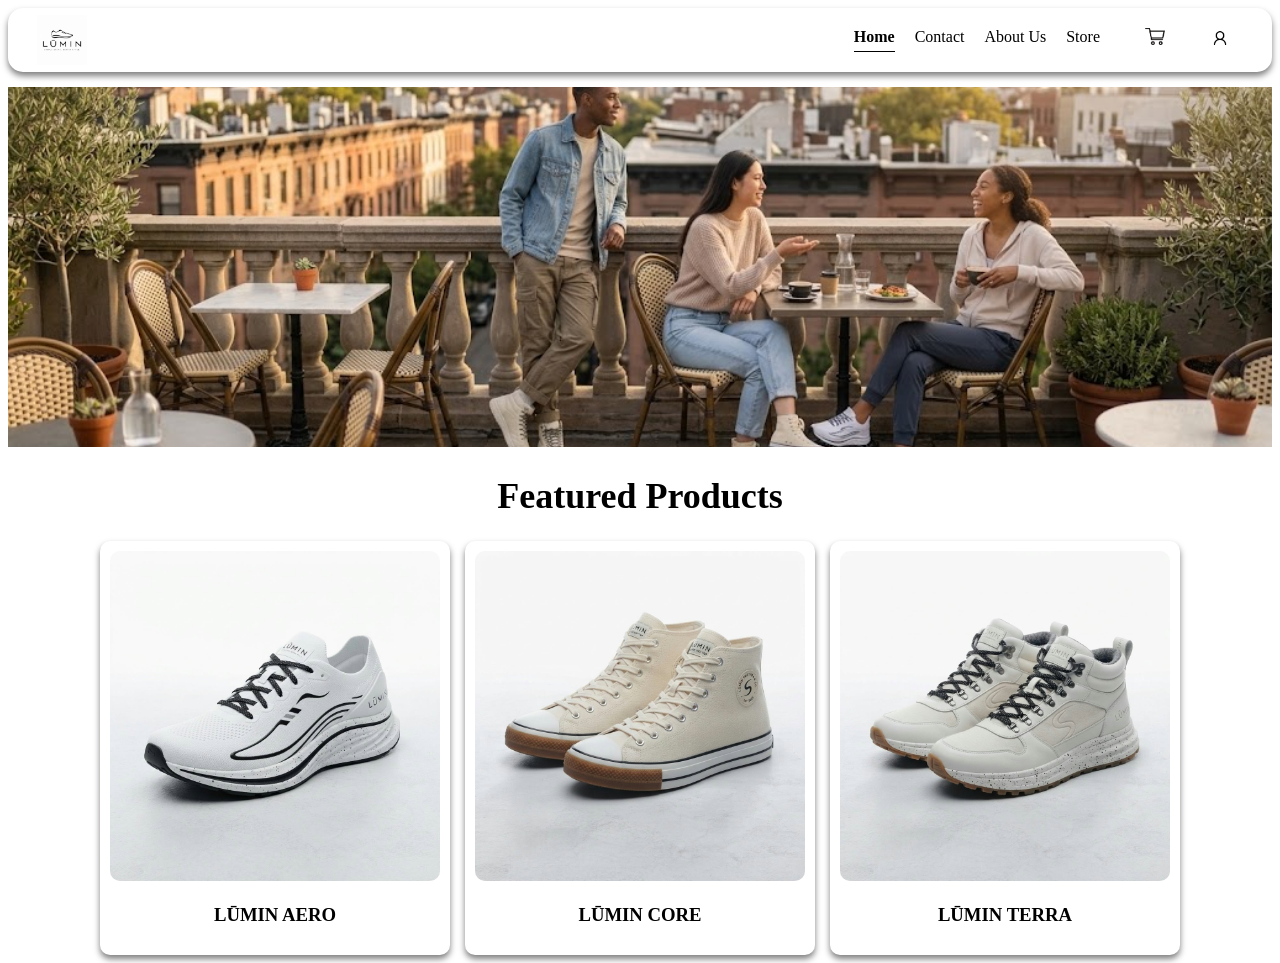
<file: index.html>
<!DOCTYPE html>
<html>
    <head>
        <title>Home</title>
        <meta name="description" content="Welcome to our home page!">
        <meta name="viewport" content="width=device-width, initial-scale=1.0">
        <link rel="stylesheet" href="stylesheet/index.css">
    </head>

    <body>
        <header>

            <img src="images/logo.jpg" alt="logo" width="50px">

            <nav>
                <ul>
                    <a href="index.html" class="active"><li>Home</li></a>
                    <a href="contact.html"><li>Contact</li></a>
                    <a href="about.html"><li>About Us</li></a>
                    <a href="store.html"><li>Store</li></a>
                    <div class="cart">
                    <a href="cart.html"><li><img src=images/cart.png alt="cart" width="20px"></li></a>
                    </div>
                    <div class="user">
                    <a href="login.html"><li><img src=images/user.png alt="user" width="20px"></li></a>
                    </div>
                </ul>
            </nav>

        </header>
        
        <img src="images/home.jpg" alt="home" style="width: 100%; height: 40vh; object-fit: cover; margin-top: 15px;">

        <div class="featured">
            <h1>Featured Products</h1>
        </div>

    <div class="box">
        <div class="product">
            <a href="store.html">
            <img src="images/running shoes.jpg" alt="running shoes" width="400px">
            <h3>LŪMIN AERO</h3>
            </a>
        </div>

         <div class="product">
            <a href="store.html">
            <img src="images/casual shoes.jpg" alt="casual shoes" width="400px">
            <h3>LŪMIN CORE</h3>
            </a>
        </div>

         <div class="product">
            <a href="store.html">
            <img src="images/mountain shoes.jpg" alt="mountain shoes" width="400px">
            <h3>LŪMIN TERRA</h3>
            </a>
        </div>
    </div>
        
    </body>
</html>
</file>
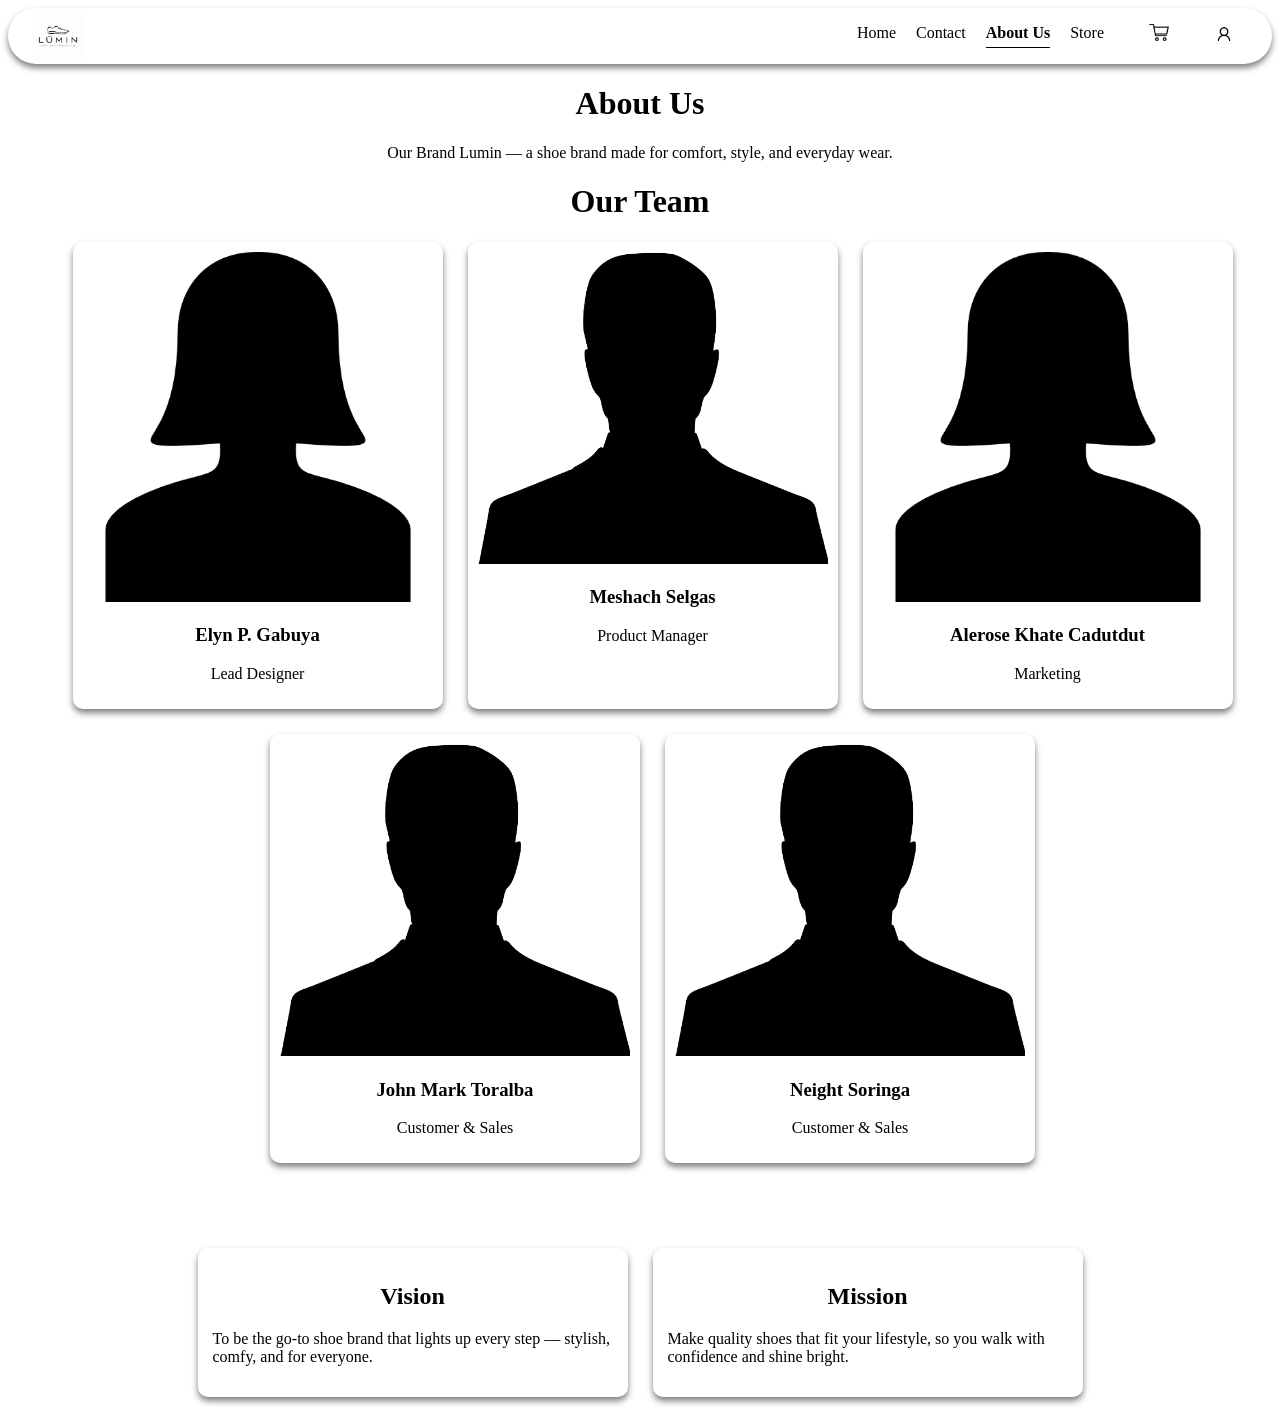
<file: about.html>
<!DOCTYPE html>
<html>
    <head>
        <title>About Us</title>
        <meta name="description" content="About us!">
        <meta name="viewport" content="width=device-width, initial-scale=1.0">
        <link rel="stylesheet" href="stylesheet/about.css">
    </head>

    <body>
        <header>

            <img src="images/logo.jpg" alt="logo" width="50px">

            <nav>
                <ul>
                    <a href="index.html"><li>Home</li></a>
                    <a href="contact.html"><li>Contact</li></a>
                    <a href="about.html" class="active"><li>About Us</li></a>
                    <a href="store.html"><li>Store</li></a>
                    <div class="cart">
                    <a href="cart.html"><li><img src=images/cart.png alt="cart" width="20px"></li></a>
                    </div>
                    <div class="user">
                    <a href="login.html"><li><img src=images/user.png alt="user" width="20px"></li></a>
                    </div>
                </ul>
            </nav>

        </header>

        <h1 style="text-align: center;">About Us</h1>
        <p style="text-align: center;">Our Brand Lumin — a shoe brand made for comfort, style, and everyday wear.</p>

        <h1 style="text-align: center;">Our Team</h1>
    <div class="card-contain">
        <div class="card">
            <img src="images/female.png" alt="female" width="350px">
            <h3>Elyn P. Gabuya</h3>
            <p>Lead Designer</p>
        </div>

        <div class="card">
            <img src="images/male.png" alt="female" width="350px">
            <h3>Meshach Selgas</h3>
            <p>Product Manager</p>
        </div>

        <div class="card">
            <img src="images/female.png" alt="female" width="350px">
            <h3>Alerose Khate Cadutdut</h3>
            <p>Marketing</p>
        </div>

        <div class="card">
            <img src="images/male.png" alt="female" width="350px">
            <h3>John Mark Toralba</h3>
            <p>Customer & Sales</p>
        </div>

        <div class="card">
            <img src="images/male.png" alt="female" width="350px">
            <h3>Neight Soringa</h3>
            <p>Customer & Sales</p>
        </div>
    </div>

    <div class="cardtwo">
        <div class="goal">
            <h2>Vision</h2>
            <p>To be the go-to shoe brand that lights up every step — stylish, comfy, and for everyone.</p>
        </div>

        <div class="goal">
            <h2>Mission</h2>
            <p>Make quality shoes that fit your lifestyle, so you walk with confidence and shine bright.</p>
        </div>
    </div>
    </body>
</file>
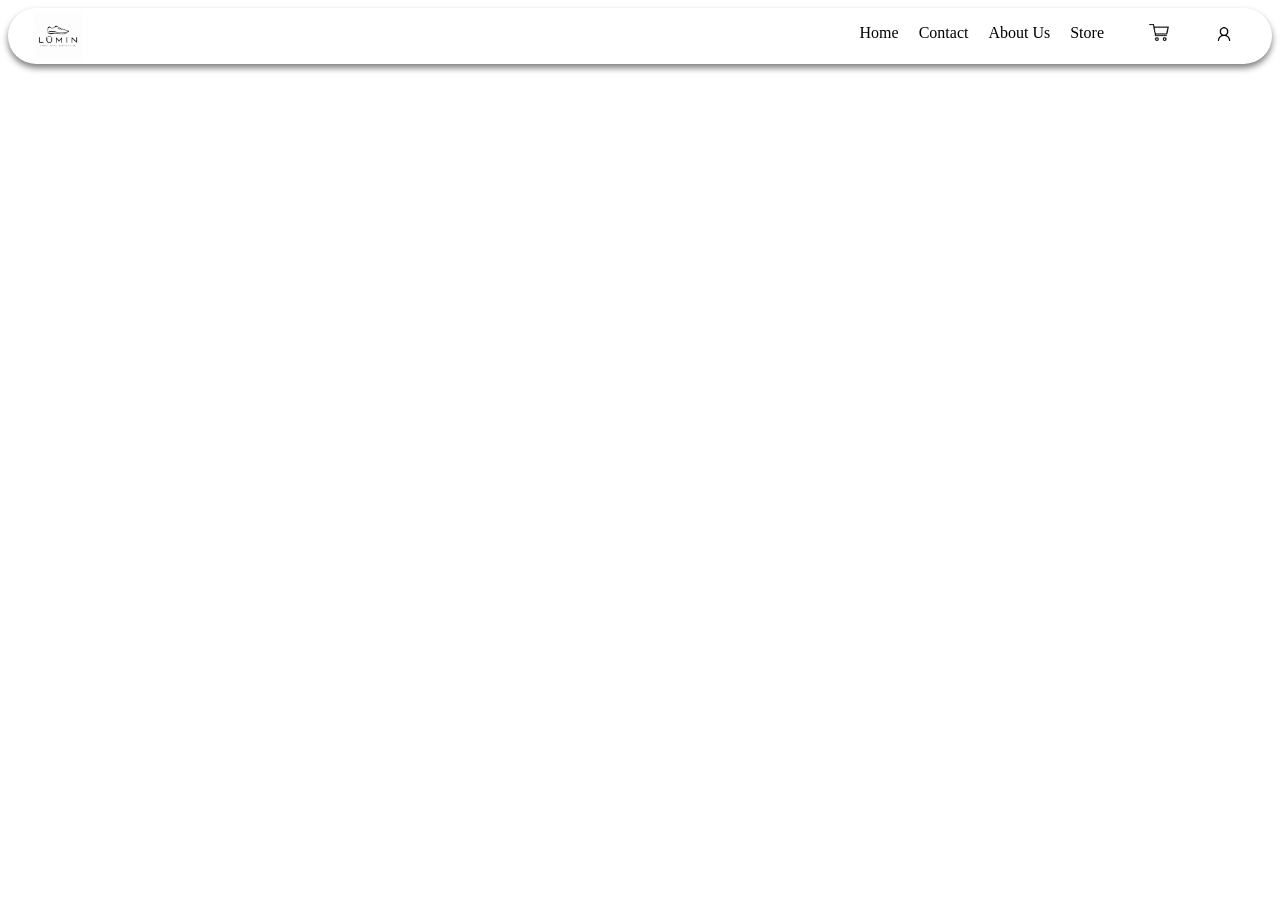
<file: cart.html>
<!DOCTYPE html>
<html>
    <head>
        <title>Cart</title>
        <meta name="description" content="Check out!">
        <meta name="viewport" content="width=device-width, initial-scale=1.0">
        <link rel="stylesheet" href="stylesheet/cart.css">
    </head>

    <body>
        <header>

            <img src="images/logo.jpg" alt="logo" width="50px">

            <nav>
                <ul>
                    <a href=index.html><li>Home</li></a>
                    <a href=contact.html><li>Contact</li></a>
                    <a href=about.html><li>About Us</li></a>
                    <a href=store.html><li>Store</li></a>
                    <div class="cart">
                    <a href="cart.html"><li><img src=images/cart.png alt="cart" width="20px"></li></a>
                    </div>
                    <div class="user">
                    <a href="login.html"><li><img src=images/user.png alt="user" width="20px"></li></a>
                    </div>
                </ul>
            </nav>

        </header>
</file>
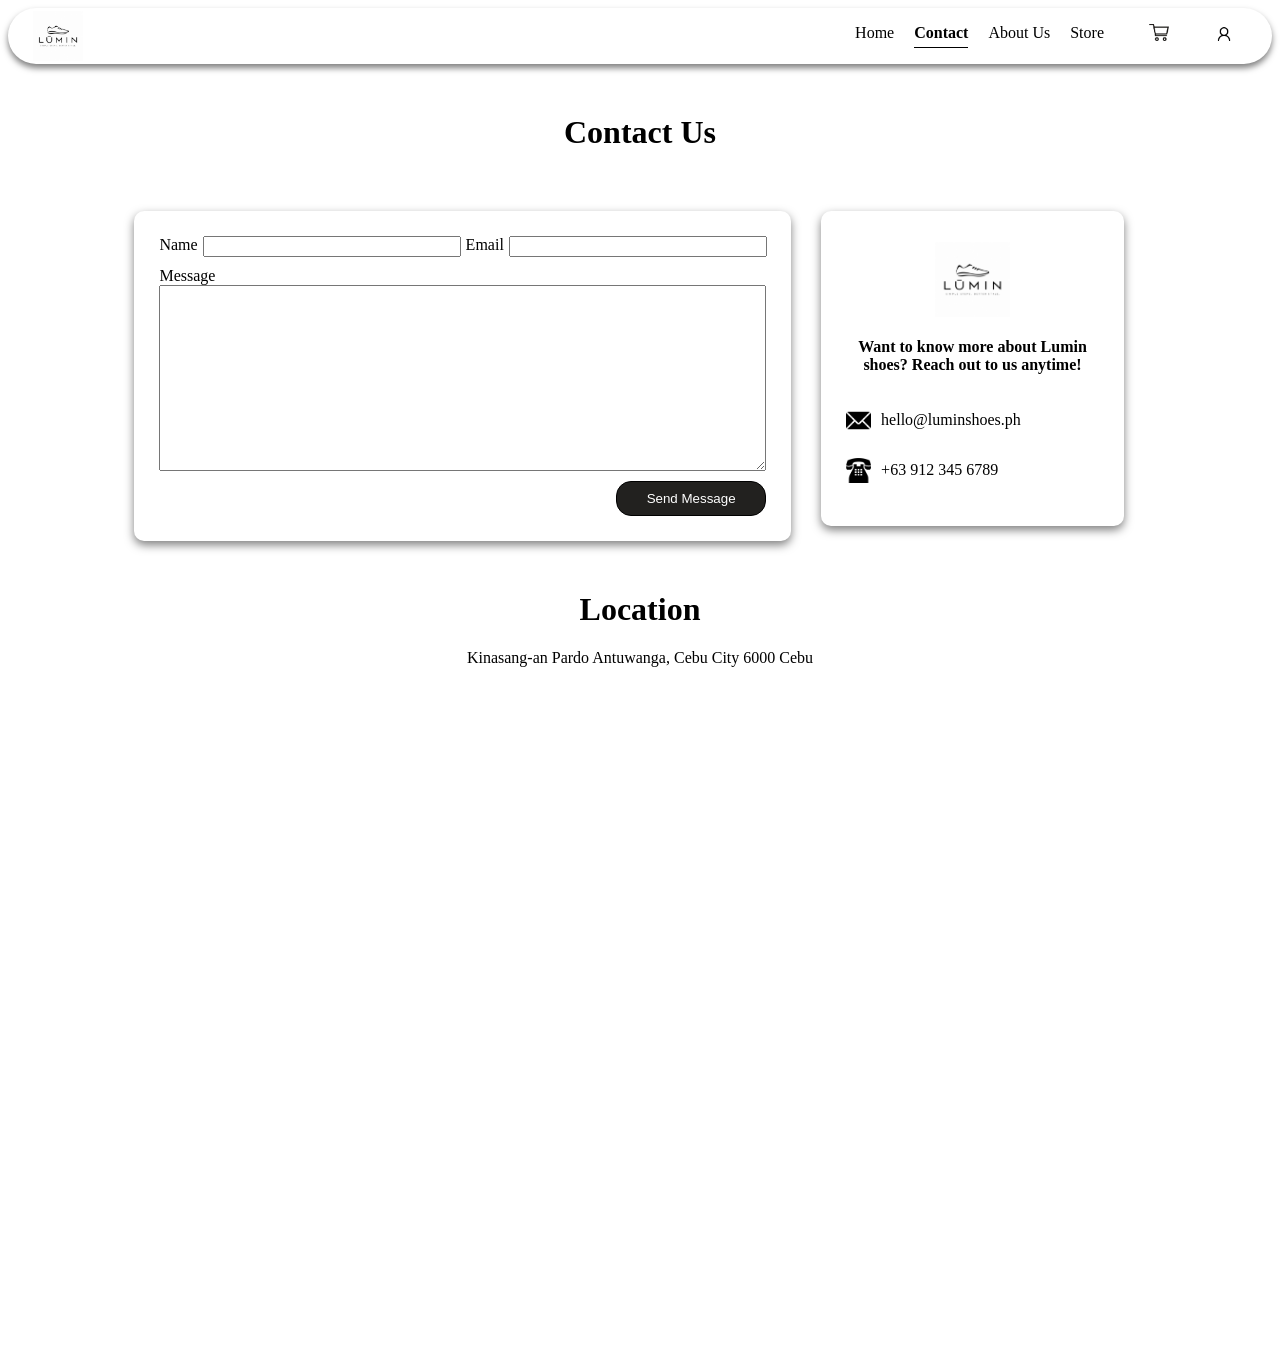
<file: contact.html>
<!DOCTYPE html>
<html>
    <head>
        <title>Contact Us</title>
        <meta name="description" content="Contact us today!">
        <meta name="viewport" content="width=device-width, initial-scale=1.0">
        <link rel="stylesheet" href="stylesheet/contact.css">
    </head>

    <body>
        <header>

            <img src="images/logo.jpg" alt="logo" width="50px">

            <nav>
                <ul>
                    <a href="index.html"><li>Home</li></a>
                    <a href="contact.html" class="active"><li>Contact</li></a>
                    <a href="about.html"><li>About Us</li></a>
                    <a href="store.html"><li>Store</li></a>
                    <div class="cart">
                    <a href="cart.html"><li><img src=images/cart.png alt="cart" width="20px"></li></a>
                    </div>
                    <div class="user">
                    <a href="login.html"><li><img src=images/user.png alt="user" width="20px"></li></a>
                    </div>
                </ul>
            </nav>

        </header>

        <h1>Contact Us</h1>
    <div class="contain">

        <div class="messageus">
            <form>
            <fieldset>
                <label for="contactname">Name</label>
                <input type="text" id="contactname" name="contactname" required>
            
                <label for="contactemail">Email</label>
                <input type="email" id="contactemail" name="contactemail" required>
            </fieldset>
                <label for="message" style="margin-top: 10px;">Message</label>
                <textarea id="message" name="message" rows="12" cols="50" required></textarea>
                <button type="submit">Send Message</button>
            </form>
        </div>

        <div class="details">
        <img src="images/logo.jpg" alt="logo" width="75px" style="display: block; margin: 0 auto 0px auto;">
        <h4 style="text-align: center;">Want to know more about Lumin shoes? Reach out to us anytime!</h4>
           
            <div class="inside">
            <img src="images/email.png" alt="email" width="25px">
            <p style="margin-left: 10px;">hello@luminshoes.ph</p>
            </div>

            <div class="inside">
            <img src="images/Phone.png" alt="phone" width="25px">
            <p style="margin-left: 10px;">+63 912 345 6789</p>
            </div>

        </div>    
    </div>    

        <h1>Location</h1>
        <p style="text-align: center;">Kinasang-an Pardo Antuwanga, Cebu City 6000 Cebu</p>
        <div class="location">
        <iframe src="https://www.google.com/maps/embed?pb=!1m16!1m12!1m3!1d15702.256951854615!2d123.84873395667104!3d10.296651249585858!2m3!1f0!2f0!3f0!3m2!1i1024!2i768!4f13.1!2m1!1s%203871%20Upper%20Hill%2C%20Rere%20City!5e0!3m2!1sen!2sph!4v1790769912727!5m2!1sen!2sph" width="1000" height="650" style="border:0;" allowfullscreen="" loading="lazy" referrerpolicy="strict-origin-when-cross-origin"></iframe>
        </div>    
    </body>
</file>
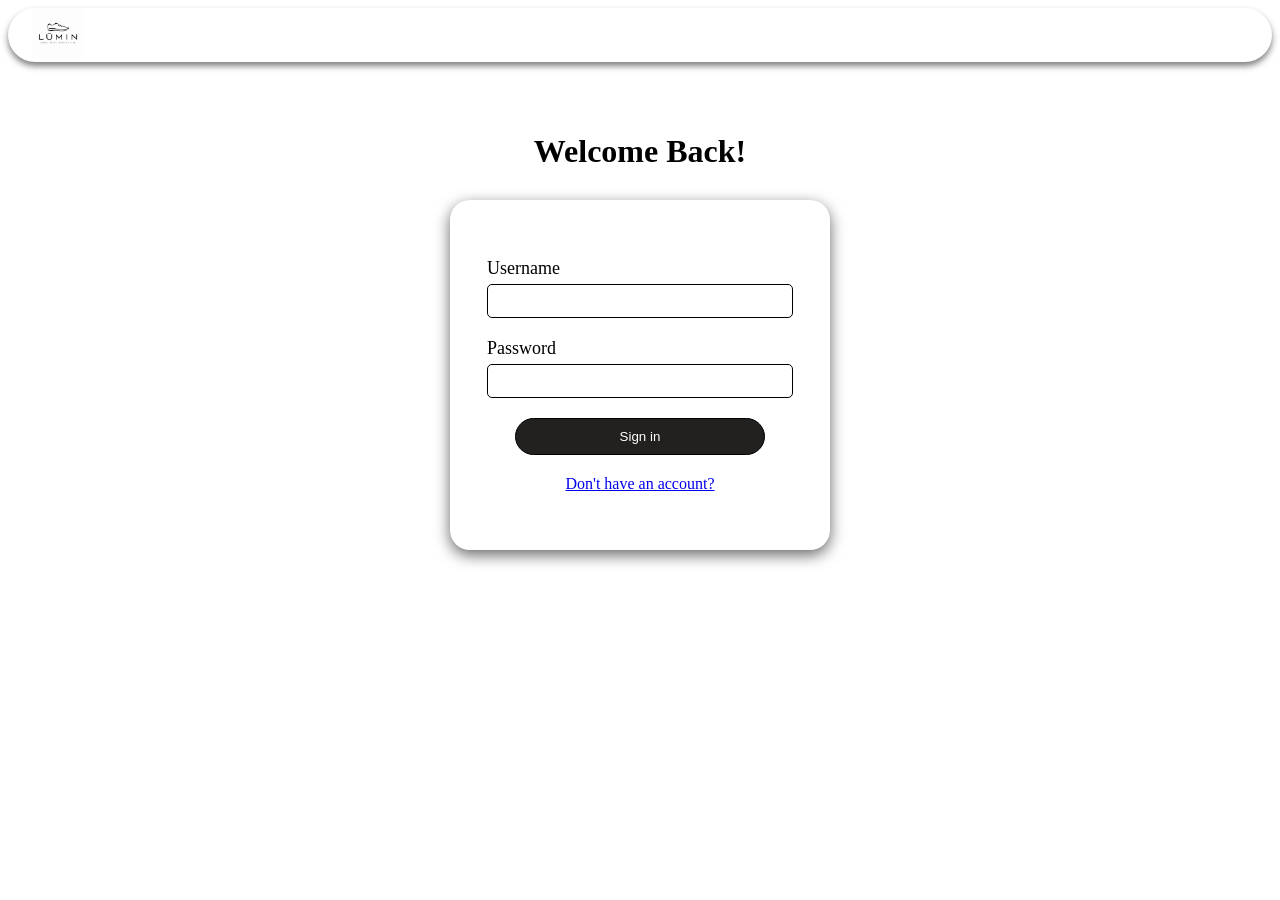
<file: login.html>
<!DOCTYPE html>
<html>
    <head>
        <title>Login</title>
        <meta name="description" content="Welcome back! Please log in to your account.">
        <meta name="viewport" content="width=device-width, initial-scale=1.0">
        <link rel="stylesheet" href="stylesheet/login.css">
    </head>

    <body>
        
        <header>
            <a href="index.html"><img src="images/logo.jpg" alt="logo" width="50px"></a>
        </header>

        <h1>Welcome Back!</h1>

        <div class="box">
            <form action="index.html">
            <label for="username">Username</label>
            <input type="text" id="username" name="username" required>
            <label for="password">Password</label>
            <input type="password" id="password" name="password" required>
            <button type="submit">Sign in</button>
            <a href="register.html">Don't have an account?</a>
            </form>
        </div>
    </body>
</html>
</file>
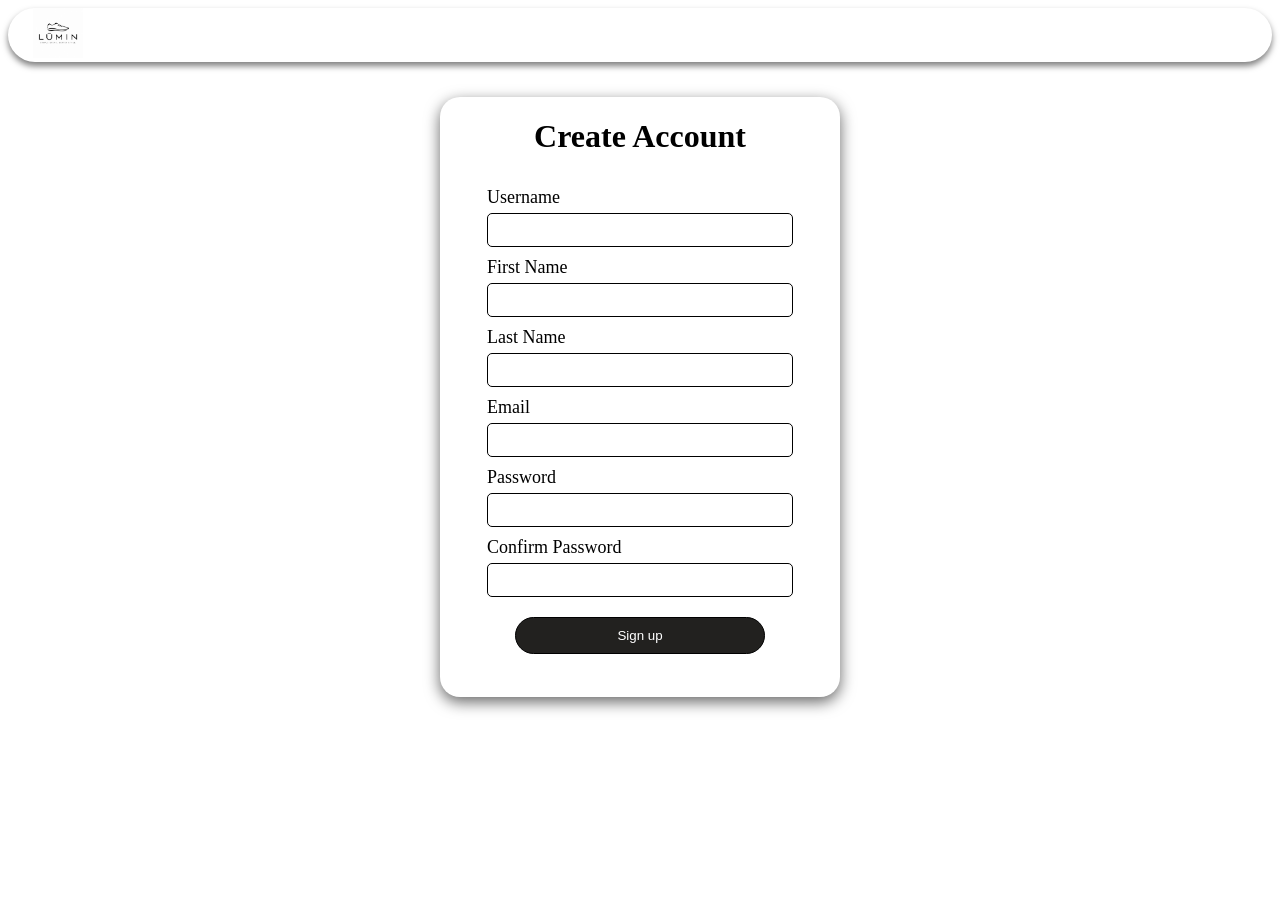
<file: register.html>
<!DOCTYPE html>
<html>
    <head>
        <title>Register</title>
        <meta name="description" content="Registration">
        <meta name="viewport" content="width=device-width, initial-scale=1.0">
        <link rel="stylesheet" href="stylesheet/register.css">
    </head>

    <body>
        
        <header>
            <a href="index.html"><img src="images/logo.jpg" alt="logo" width="50px"></a>
        </header>

    
        
        <div class="box">

             <h1>Create Account</h1>
            
            <form action="index.html">
            <label for="username">Username</label>
            <input type="text" id="username" name="username" required>

            <label for="first">First Name</label>
            <input type="text" id="first" name="first" required>

            <label for="last">Last Name</label>
            <input type="text" id="last" name="last" required>

            <label for="email">Email</label>
            <input type="email" id="email" name="email" required>

            <label for="password">Password</label>
            <input type="password" id="password" name="password" required>

            <label for="confirmed">Confirm Password</label>
            <input type="password" id="confirmed" name="confirmed" required>

            <button type="submit">Sign up</button>

            </form>
        </div>
    </body>
</html>
</file>
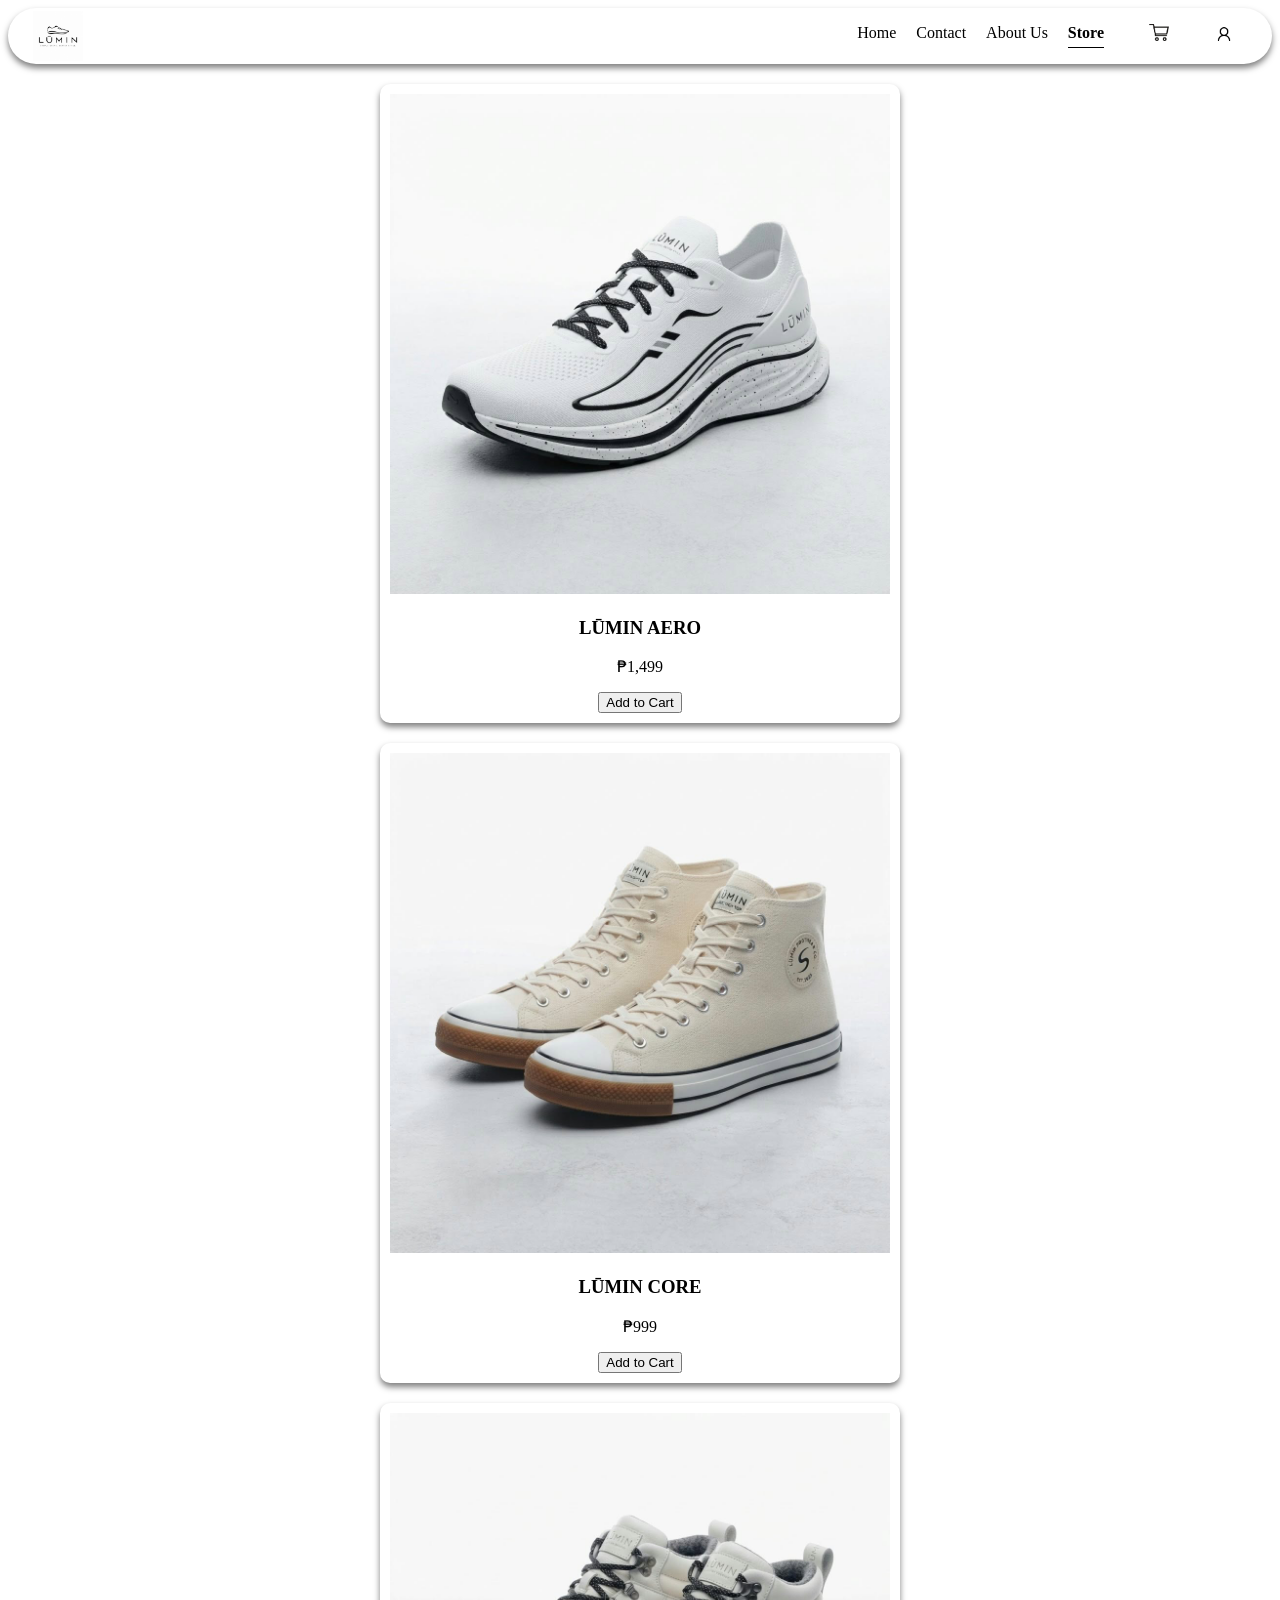
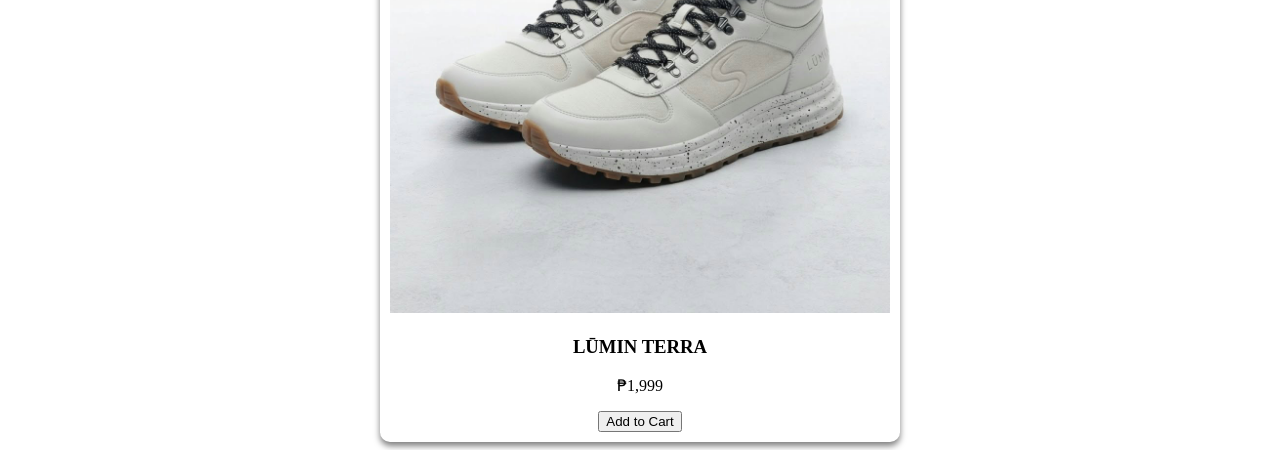
<file: store.html>
<!DOCTYPE html>
    <html>
        <head>
            <title>Store</title>
            <link rel="stylesheet" href="stylesheet/store.css">
        </head>
    <body>
        
         <header>

            <img src="images/logo.jpg" alt="logo" width="50px">

            <nav>
                <ul>
                    <a href="index.html"><li>Home</li></a>
                    <a href="contact.html"><li>Contact</li></a>
                    <a href="about.html"><li>About Us</li></a>
                    <a href="store.html" class="active"><li>Store</li></a>
                    <div class="cart">
                    <a href="cart.html"><li><img src=images/cart.png alt="cart" width="20px"></li></a>
                    </div>
                    <div class="user">
                    <a href="login.html"><li><img src=images/user.png alt="user" width="20px"></li></a>
                    </div>
                </ul>
            </nav>

        </header>

    <div class="box">
        <div class="product">
            <img src="images/running shoes.jpg" alt="running shoes" width="500px">
            <h3>LŪMIN AERO</h3>
            <p>₱1,499</p>
            <button type="button">Add to Cart</button>
        </div>

         <div class="product">
            <img src="images/casual shoes.jpg" alt="casual shoes" width="500px">
            <h3>LŪMIN CORE</h3>
            <p>₱999</p>
            <button type="button">Add to Cart</button>
        </div>

         <div class="product">
            <img src="images/mountain shoes.jpg" alt="mountain shoes" width="500px">
            <h3>LŪMIN TERRA</h3>
            <p>₱1,999</p>
            <button type="button">Add to Cart</button>
        </div>
    </div>
    </body>
    </html>
</file>
<file: stylesheet/index.css>
header {
    background-color: white;
    display: flex;
    flex-wrap: wrap;
    align-items: center;
    justify-content: space-between;
    box-shadow: 0 4px 6px rgba(0, 0, 0, 0.5);
    border-radius: 15px;
    padding: 4px;
}

header img {
    margin-left: 25px;
}


nav ul {
    margin-right: 38px;
    list-style: none;
    display: flex;
    gap: 20px;
    flex-wrap: wrap;
}

nav a {
    color: black;
    text-decoration: none;
}

nav a:hover {
    border-bottom: solid 1px;
    font-size: larger;
}

nav a.active {
    border-bottom: solid 1px;
    font-weight: bold;
}

.cart:hover {
    transform: scale(1.25);
}

.user:hover {
    transform: scale(1.25);
}

.featured {
    text-align: center;
    font-size: large;
}

.box {
    display: flex;
    flex-wrap: wrap;
    justify-content: center;
    gap: 15px;
}

.product {
    width: 80%;
    max-width: 350px;
    padding: 10px;
    text-align: center;
    box-shadow: 0 4px 6px rgba(0, 0, 0, 0.5);
    border-radius: 10px;
    box-sizing: border-box;
}

.product:hover {
    transform: scale(1.05);
}

.product img {
    border-radius: 10px;
    max-width: 100%;
    height: auto;
}

.product a {
    text-decoration: none;
    color: black;
}

@media (max-width: 600px) {
    header {
        flex-direction: column;
    }

    nav ul {
        margin-right: 0;
        padding: 0;
        gap: 10px;
    }

    .product {
        width: 90%;
    }
}
</file>
<file: stylesheet/about.css>
header {
    background-color: white;
    display: flex;
    align-items: center;
    justify-content: space-between;
    box-shadow: 0 4px 6px rgba(0, 0, 0, 0.5);
    border-radius: 50px;
}

header img {
    margin-left: 25px;
}


nav ul {
    margin-right: 38px;
    list-style: none;
    display: flex;
    gap: 20px;
}

nav a {
    color: black;
    text-decoration: none;
}

nav a:hover {
    border-bottom: solid 1px;
    font-size: larger;
}

nav a.active {
    border-bottom: solid 1px;
    font-weight: bold;
}

.cart:hover {
    transform: scale(1.25);
}

.user:hover {
    transform: scale(1.25);
}

.card-contain {
    display: flex;
    flex-wrap: wrap;
    justify-content: center;

}

.card {
    width: fit-content;
    padding: 10px;
    text-align: center;
    box-shadow: 0 4px 6px rgba(0, 0, 0, 0.5);
    border-radius: 10px;
    margin-left: 25px;
    margin-bottom: 25px;
}

.goal {
    box-shadow: 0 4px 6px rgba(0, 0, 0, 0.5);
    border-radius: 10px;
    width: 400px;
    padding: 15px;
}

.goal h2 {
    text-align: center;
}

.cardtwo {
    display: flex;
    flex-wrap: wrap;
    justify-content: center;
    margin-top: 50px;
    padding: 10px;
    gap: 25px;
}
</file>
<file: stylesheet/cart.css>
header {
    background-color: white;
    display: flex;
    align-items: center;
    justify-content: space-between;
    box-shadow: 0 4px 6px rgba(0, 0, 0, 0.5);
    border-radius: 50px;
}

header img {
    margin-left: 25px;
}


nav ul {
    margin-right: 38px;
    list-style: none;
    display: flex;
    gap: 20px;
}

nav a {
    color: black;
    text-decoration: none;
}

nav a:hover {
    border-bottom: solid 1px;
    font-size: larger;
}

.cart:hover {
    transform: scale(1.25);
}

.user:hover {
    transform: scale(1.25);
}
</file>
<file: stylesheet/contact.css>
header {
    background-color: white;
    display: flex;
    align-items: center;
    justify-content: space-between;
    box-shadow: 0 4px 6px rgba(0, 0, 0, 0.5);
    border-radius: 50px;
}

header img {
    margin-left: 25px;
}


nav ul {
    margin-right: 38px;
    list-style: none;
    display: flex;
    gap: 20px;
}

nav a {
    color: black;
    text-decoration: none;
}

nav a:hover {
    border-bottom: solid 1px;
    font-size: larger;
}

nav a.active {
    border-bottom: solid 1px;
    font-weight: bold;
}

.cart:hover {
    transform: scale(1.25);
}

.user:hover {
    transform: scale(1.25);
}

h1 {
    text-align: center;
    margin-top: 50px;
}

.contain {
    display: flex;
    align-items: flex-start;
    gap: 30px;
    width: 80%;
    margin: 20px auto;
    margin-top: 60px;

}

.messageus {
    box-shadow: 0px 4px 10px rgba(0, 0, 0, 0.5);
    border-radius: 10px;
    padding: 25px;
    width: 60%;
 
}

.messageus form {
    display: flex;
    flex-direction: column;
}

.details {
    box-shadow: 0px 4px 10px rgba(0, 0, 0, 0.5);
    padding: 25px;
    border-radius: 10px;
    width: 25%;
    height: 265px;
    align-content: center;
}

.inside {
    display: flex;
    align-items: center;
}

label {
    padding: 0px;
    margin: 0px;
    font-size: medium;
}

form input {
    width: 250px;
}

fieldset {
    display: flex;
    flex-direction: row;
    border: none;
    padding: 0px;
    margin: 0px;
    gap: 5px;
}

button {
    margin-top: 10px;
    width: 150px;
    height: 35px;
    background-color: rgb(34, 33, 31);
    color: white;
    border-radius: 15px;
    border: 1px solid black;
    display: block;
    margin-left: auto;
}

.location {
    text-align: center;
}
</file>
<file: stylesheet/login.css>
header {
    display: flex;
    align-items: center;
    justify-content: space-between;
    box-shadow: 0 4px 6px rgba(0, 0, 0, 0.5);
    border-radius: 50px;
}

header img {
    margin-left: 25px;
}

h1 {
    text-align: center;
    padding-top: 50px;
    font-family: merci;
}

.box {
    color: rgb(0, 0, 0);
    width: 380px;
    height: 350px;
    box-shadow: 0 5px 15px rgba(0, 0, 0, 0.6);
    margin: 30px auto;
    border-radius: 20px;

    display: flex;
    align-items: center;
}

form {
    margin: 30px auto;
}

label {
    font-size: large;
}

input {
    display: block;
    width: 300px;
    height: 30px;
    margin: 5px auto 20px auto;
    border-radius: 5px;
    border: 1px solid black

}

input:hover {
    outline: solid 1px;
}

input:focus {
    outline: solid 1px;
}

button {
    display: block;
    padding: 10px;
    width: 250px;
    margin: 20px auto;
    background-color: rgb(34, 33, 31);
    color: white;
    border-radius: 20px;
    border: 1px solid black
}

button:hover {
    cursor: pointer;
}

a {
    display: block;
    text-align: center;
}
</file>
<file: stylesheet/register.css>
header {
    display: flex;
    align-items: center;
    justify-content: space-between;
    box-shadow: 0 4px 6px rgba(0, 0, 0, 0.5);
    border-radius: 50px;
}

header img {
    margin-left: 25px;
}

.box {
    color: rgb(0, 0, 0);
    width: 400px;
    height: 600px;
    box-shadow: 0 5px 15px rgba(0, 0, 0, 0.6);
    margin: 35px auto;
    border-radius: 20px;
    display: flex;
    flex-direction: column;
    align-items: center;
}

form {
    margin: 10px auto;
}

label {
    font-size: large;
}

input {
    display: block;
    width: 300px;
    height: 30px;
    margin: 5px auto 10px;
    border-radius: 5px;
    border: 1px solid black
}

input:hover {
    outline: solid 1px;
}

input:focus {
    outline: solid 1px;
}


button {
    display: block;
    padding: 10px;
    width: 250px;
    margin: 20px auto;
    background-color: rgb(34, 33, 31);
    color: white;
    border-radius: 20px;
    border: 1px solid black
}

button:hover {
    cursor: pointer;
}
</file>
<file: stylesheet/store.css>
header {
    background-color: white;
    display: flex;
    align-items: center;
    justify-content: space-between;
    box-shadow: 0 4px 6px rgba(0, 0, 0, 0.5);
    border-radius: 50px;
}

header img {
    margin-left: 25px;
}


nav ul {
    margin-right: 38px;
    list-style: none;
    display: flex;
    gap: 20px;
}

nav a {
    color: black;
    text-decoration: none;
}

nav a:hover {
    border-bottom: solid 1px;
    font-size: larger;
}

nav a.active {
    border-bottom: solid 1px;
    font-weight: bold;
}

.cart:hover {
    transform: scale(1.25);
}

.user:hover {
    transform: scale(1.25);
}

.box {
    display: flex;
    flex-direction: column;
    justify-content: center;
    margin-top: 20px;
    gap: 20px;
    align-items: center;
}

.product {
    width: fit-content;
    padding: 10px;
    text-align: center;
    box-shadow: 0 4px 6px rgba(0, 0, 0, 0.5);
    border-radius: 10px;
}
</file>
